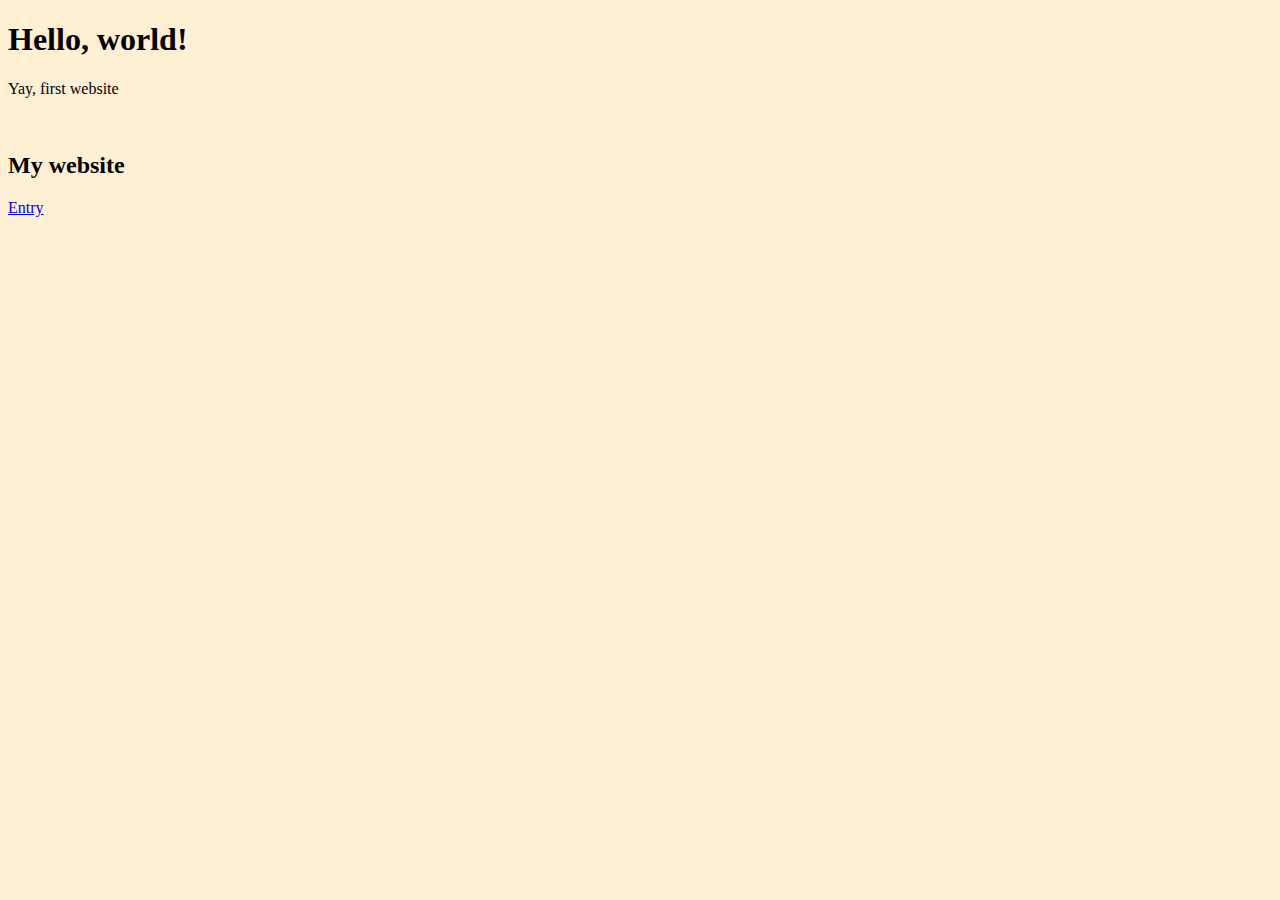
<file: index.html>
<!DOCTYPE html>
<head>
<title>September 3, 2024</title>
<style>
  body {
    background-color: papayawhip;
}
</style>
</head>
<body>
<h1>Hello, world!</h1>
<p>
Yay, first website
</p>
<br>
<h2>My website</h2>
<a href="https://chena905.github.io/c1i/entry2.html">Entry</a>
</body>
</html>
</file>
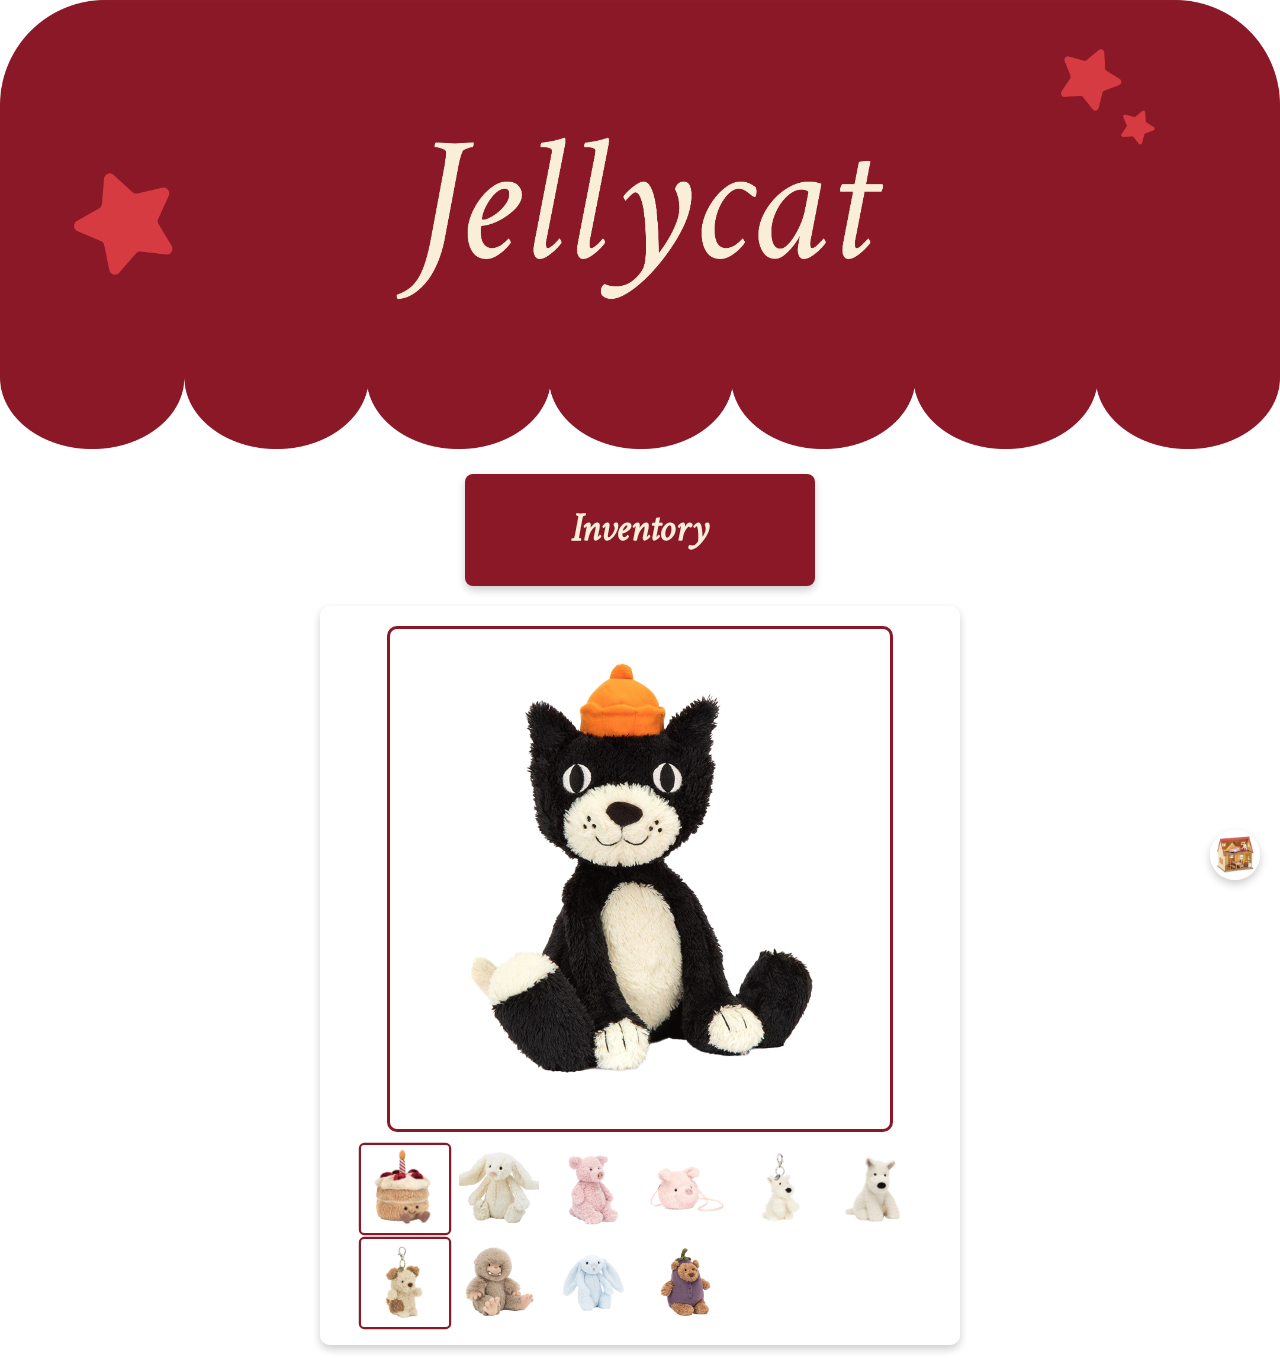
<file: entry10.html>
<!DOCTYPE html>
<html lang="en">
<head>
    <meta charset="UTF-8">
    <meta name="viewport" content="width=device-width, initial-scale=1.0">
    <title>Jellycat Inventory</title>
    <link rel="preconnect" href="https://fonts.googleapis.com">
    <link rel="preconnect" href="https://fonts.gstatic.com" crossorigin>
    <link href="https://fonts.googleapis.com/css2?family=Caveat:wght@400..700&display=swap" rel="stylesheet">
    <link href="https://fonts.googleapis.com/css2?family=Metal&display=swap" rel="stylesheet">
    <style>
        body {
            font-family: 'Caveat', cursive;
            margin: 0;
            color: #333; /* Optional: adjust text color for better readability */
            position: relative;
            overflow-x: hidden;
        }

        /* Add a pseudo-element to apply opacity to the background */
        body::before {
            content: '';
            position: fixed;
            top: 0;
            left: 0;
            width: 100%;
            height: 100%;
            background-image: url('https://wallpapersok.com/images/hd/coquette-red-heart-pattern-hymfqojjesaotsqu.jpg');
            background-size: cover;
            background-repeat: no-repeat;
            background-position: center;
            background-attachment: fixed;
            opacity: 0.5; /* Adjust opacity to make it more or less transparent */
            z-index: -1; /* Ensures it stays behind the content */
        }

        .inventory-title {
            font-family: "Metal", serif; /* Apply the font family */
            text-align: center;
            background-color: #8B1827;
            padding: 15px; /* Add padding to create space around the text */
            border-radius: 8px;
            margin: 20px auto;
            width: 25%; /* Adjusted width for better fitting */
            font-size: 40px;
            font-weight: 700;
            color: #F9EED8; /* Text color */
            box-shadow: 0 4px 8px rgba(0, 0, 0, 0.2);
        }

        .product-gallery {
            display: flex; 
            flex-direction: column; 
            align-items: center; 
            max-width: 600px; 
            margin: 20px auto; 
            background-color: rgba(255, 255, 255, 0.8); /* Semi-transparent background for the gallery */
            border-radius: 10px; 
            padding: 20px; 
            box-shadow: 0 4px 8px rgba(0, 0, 0, 0.2); /* Add shadow for depth */
        }

        .main-image {
            width: 500px; 
            height: 500px; 
            object-fit: cover; 
            border: 3px solid #8B1827; 
            border-radius: 10px; 
            margin-bottom: 15px;
        }

        .thumbnail-container {
            display: grid; /* Use grid for better layout control */
            grid-template-columns: repeat(6, 1fr); /* Limit to 6 columns */
            gap: 10px; /* Space between thumbnails */
            justify-content: center; /* Center thumbnails */
        }

        .thumbnail {
            width: 80px; 
            height: 80px; 
            object-fit: cover; 
            cursor: pointer; 
            border: 2px solid transparent; 
            border-radius: 5px; 
            transition: all 0.3s ease;
        }

        .thumbnail:hover, .thumbnail.active {
            border-color: #8B1827;
            transform: scale(1.1);
        }

        .home-button {
            position: fixed;
            bottom: 20px;
            right: 20px;
            background-color: rgba(255, 255, 255, 0.7);
            border-radius: 50%;
            width: 50px;
            height: 50px;
            display: flex;
            align-items: center;
            justify-content: center;
            box-shadow: 0 4px 8px rgba(0, 0, 0, 0.2);
            cursor: pointer;
        }

        .home-button img {
            width: 100%; /* Make the image fill the button */
            height: auto;
            border-radius: 50%; /* Make the image circular */
        }
    </style>
</head>
<body>
    <img src="images/jellycatheader.png" alt="calicoheader" style="width: 100%; height: auto;">
    <div class="inventory-title">Inventory</div>
    <div class="product-gallery">
        <img id="mainImage" class="main-image" src="images/jc.png" alt="Main Product Image">
        <div class="thumbnail-container">
            <img src="images/jc1.png" class="thumbnail active" onclick="changeImage(this)">
            <img src="images/jc2.png" class="thumbnail" onclick="changeImage(this)">
            <img src="images/jc3.png" class="thumbnail" onclick="changeImage(this)">
            <img src="images/jc4.png" class="thumbnail" onclick="changeImage(this)">
            <img src="images/jc5.png" class="thumbnail" onclick="changeImage(this)">
            <img src="images/jc6.png" class="thumbnail" onclick="changeImage(this)">
            <img src="images/jc7.png" class="thumbnail active" onclick="changeImage(this)">
            <img src="images/jc8.png" class="thumbnail" onclick="changeImage(this)">
            <img src="images/jc9.png" class="thumbnail" onclick="changeImage(this)">
            <img src="images/jc10.png" class="thumbnail" onclick="changeImage(this)">
            <!-- Additional thumbnails will go to the next row -->
        </div>
    </div>

    <!-- Home button with an image -->
    <div class="home-button" onclick="window.location.href='entry2.html'">
        <img src="images/house2.png" alt="Home">
    </div>

    <script>
        function changeImage(thumbnailElement) {
            document.querySelectorAll('.thumbnail').forEach(thumb => {
                thumb.classList.remove('active');
            });

            thumbnailElement.classList.add('active');

            const mainImage = document.getElementById('mainImage');
            mainImage.src = thumbnailElement.src;
        }
    </script>
</body>
</html>
</file>
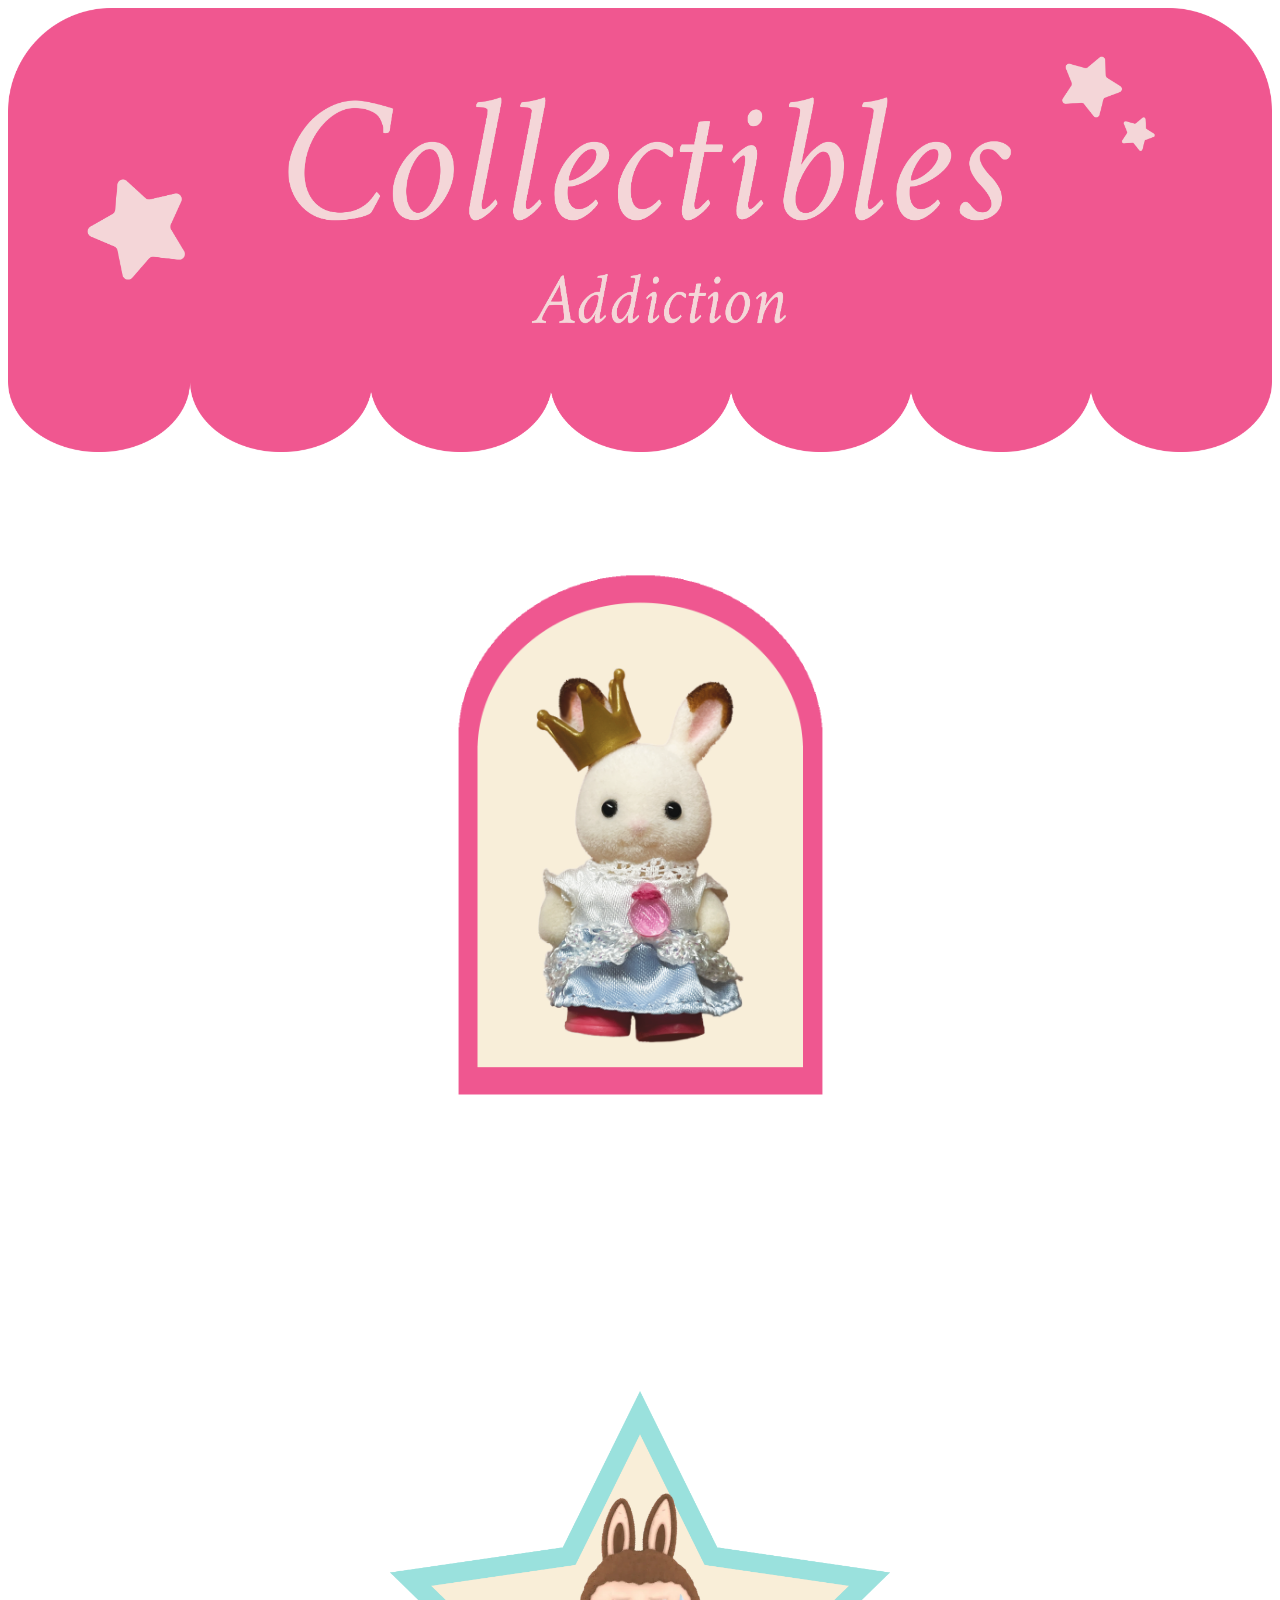
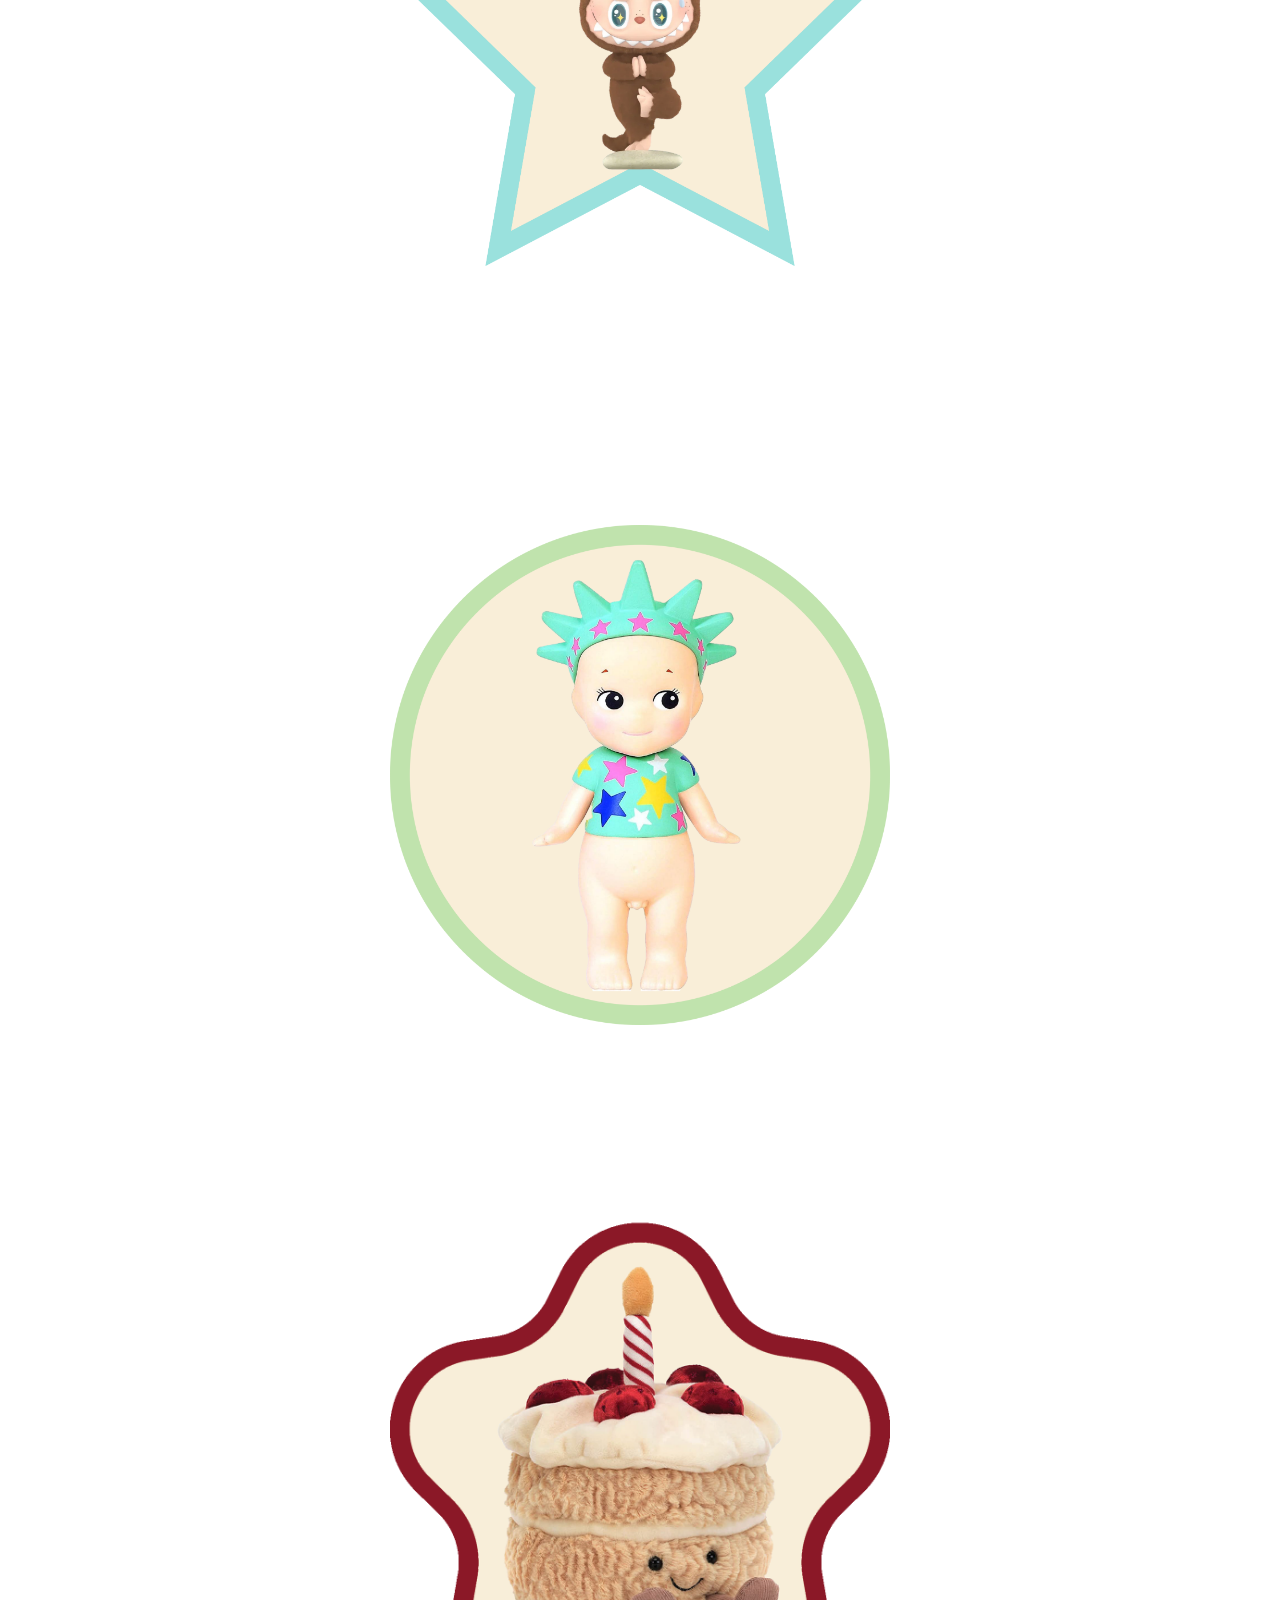
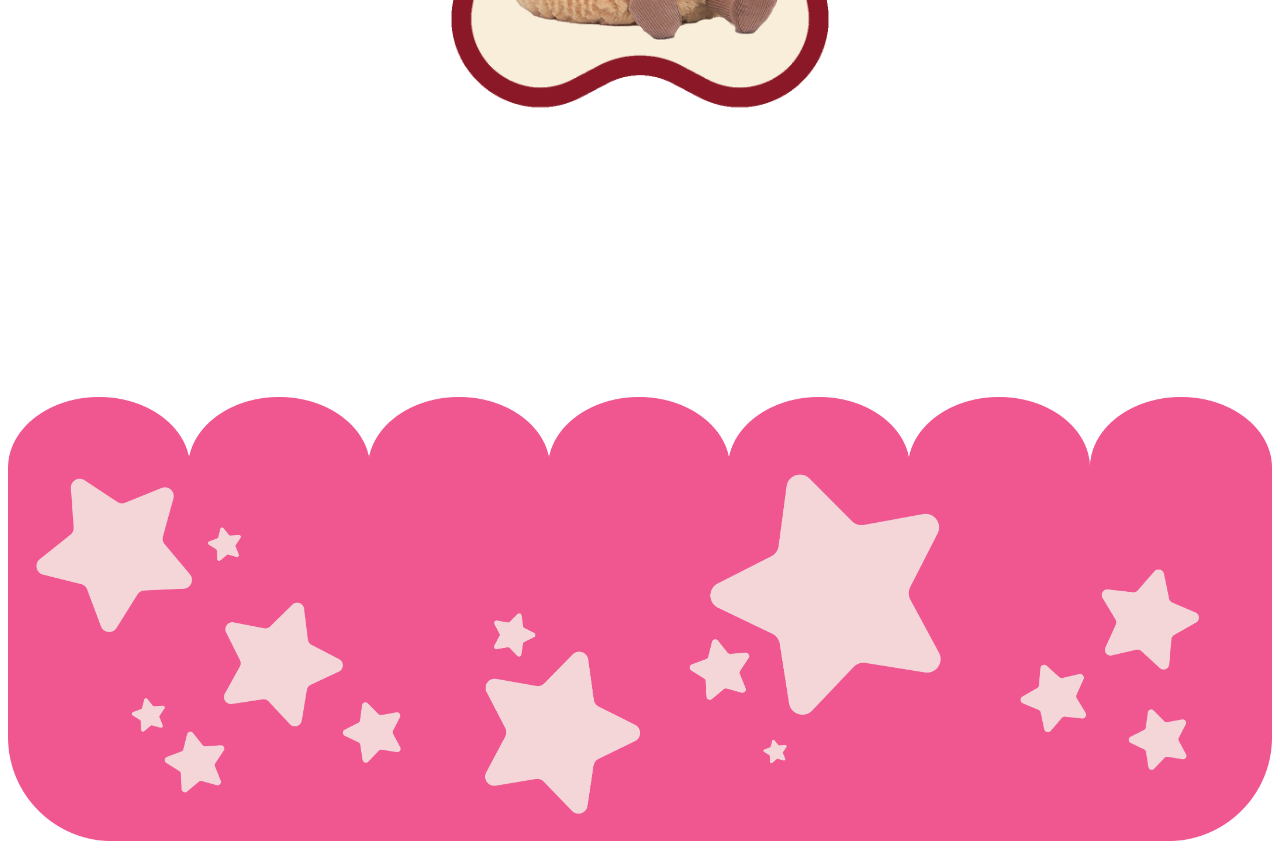
<file: entry2.html>
<!DOCTYPE html>
<html lang="en">
<head>
    <meta charset="UTF-8">
    <meta name="viewport" content="width=device-width, initial-scale=1.0">
    <title>Homepage</title>
    <link rel="preconnect" href="https://fonts.googleapis.com">
    <link rel="preconnect" href="https://fonts.gstatic.com" crossorigin>
    <link href="https://fonts.googleapis.com/css2?family=Caveat:wght@400..700&display=swap" rel="stylesheet">
    <link rel="preconnect" href="https://fonts.googleapis.com">
    <link rel="preconnect" href="https://fonts.gstatic.com" crossorigin>
    <link href="https://fonts.googleapis.com/css2?family=Metal&display=swap" rel="stylesheet">
    <style>
        /* Magic wand cursor */
        body {
            cursor: url(https://www.nicepng.com/png/full/280-2801510_view-cursor-on-t-shirt-cursor.png), auto;
            background-image: url(https://i0.wp.com/guitarandlace.com/wp-content/uploads/2024/04/pink-gingham-wallpaper-scaled.jpeg?ssl=1);
            background-size: cover;
            background-repeat: no-repeat;
            background-position: center;
            overflow-x: hidden;
            position: static;
        }
        .tilt-effect {
            display: inline-block;
            transition: transform 0.3s ease-in-out;
        }
        .tilt-effect:hover {
            transform: rotate(5deg);
        }
        .text-content {
            font-size: 20px;
            text-align: center;
            max-width: 500px;
            margin: 20px auto 100px auto;
            color: #f35695;
            background-color: rgba(255, 255, 255, 0.7);
            padding: 10px;
            border-radius: 10px;
            opacity: 0; /* Start with opacity 0 */
            transition: opacity 1s; /* Fade in effect */
        }
        marquee {
            font-size: 30px;
            color: #ffffff;
            background-color: #f35695;
            padding: 30px;
            display: block;
            text-align: center;
            margin-bottom: 10px;
        }
        /* Snowflake animation */
        .snowflake {
            position: fixed;
            width: 10px;
            height: 10px;
            background-color: #ffffff;
            border-radius: 50%;
            opacity: 0.9;
            animation: fall linear infinite;
            z-index: 9999;
        }

        @keyframes fall {
            0% {
                top: -10px;
                transform: translateX(0);
            }
            100% {
                top: 100vh;
                transform: translateX(0);
            }
        }
    </style>
</head>
<body>
    <img src="./images/header.png" alt="header" class="header-image" style="width: 100%; height: auto;" />
    <br>
    <br>
    <br>

    <div style="text-align: center; margin-bottom: 100px;">
        <a href="entry3.html" class="tilt-effect">
            <img src="./images/bunny1.png" alt="Image 1" style="width: 500px; height: auto;">
        </a>
        <div class="text-content" id="text1">
            Collecting collectibles is like being a treasure hunter, except the treasure is usually just a plastic figure with a questionable smell and collects dust on your shelves. Whether it's a rare toy, or a funky looking doll, every item is a trophy in the battle of "How much did I spend on this?"
        </div>
    </div>

    <div style="text-align: center; margin-bottom: 100px;">
        <a href="entry4.html" class="tilt-effect">
            <img src="./images/labubu1.png" alt="Image 2" style="width: 500px; height: auto;">
        </a>
        <div class="text-content" id="text2">
            The real joy? The thrill of telling people you’ve got a collection that’s worth something, even if it’s just worth a nickel or two. Plus, nothing bonds people quite like discovering that you both have the same obsession with tiny, overpriced pieces of plastic.
        </div>
    </div>

    <div style="text-align: center; margin-bottom: 100px;">
        <a href="entry5.html" class="tilt-effect">
            <img src="./images/sonnyangel1.png" alt="Image 3" style="width: 500px; height: auto;">
        </a>
        <div class="text-content" id="text3">
            Collecting: for when you need an excuse to be surrounded by things you don’t really need but can’t resist.
        </div>
    </div>

    <div style="text-align: center; margin-bottom: 100px;">
        <a href="entry6.html" class="tilt-effect">
            <img src="./images/jellycat2.png" alt="Image 4" style="width: 500px; height: auto;">
        </a>
        <div class="text-content" id="text4">
            It’s a hobby where “limited edition” is the magic spell that makes your wallet spontaneously combust. You start with one innocent piece—maybe a coin or a trading card—and suddenly, you’re calculating how much kidney money you’d need to buy that ultra-rare, mint-condition action figure still in its box.
        </div>
    </div>
    <img src="./images/footer.png" alt="footer" class="footer-image" style="width: 100%; height: auto;" />
    <!-- JavaScript for dynamically creating snowflakes -->
    <script>
        document.addEventListener('DOMContentLoaded', () => {
            const numOfSnowflakes = 50; // Adjust number of snowflakes as needed
            for (let i = 0; i < numOfSnowflakes; i++) {
                const snowflake = document.createElement('div');
                snowflake.classList.add('snowflake');
                snowflake.style.left = `${Math.random() * window.innerWidth}px`;
                snowflake.style.animationDuration = `${3 + Math.random() * 4}s`;
                snowflake.style.animationDelay = `${Math.random() * 2}s`;
                document.body.appendChild(snowflake);
            }

            // Add fade-in effect on scroll
            const elements = document.querySelectorAll('.text-content');
            window.addEventListener('scroll', () => {
                const scrollPosition = window.scrollY + window.innerHeight;
                elements.forEach(element => {
                    const elementPosition = element.offsetTop + element.offsetHeight / 2;
                    if (scrollPosition > elementPosition) {
                        element.style.opacity = 1; // Fade in the element
                    }
                });
            });
        });
    </script>
</body>
</html>
</file>
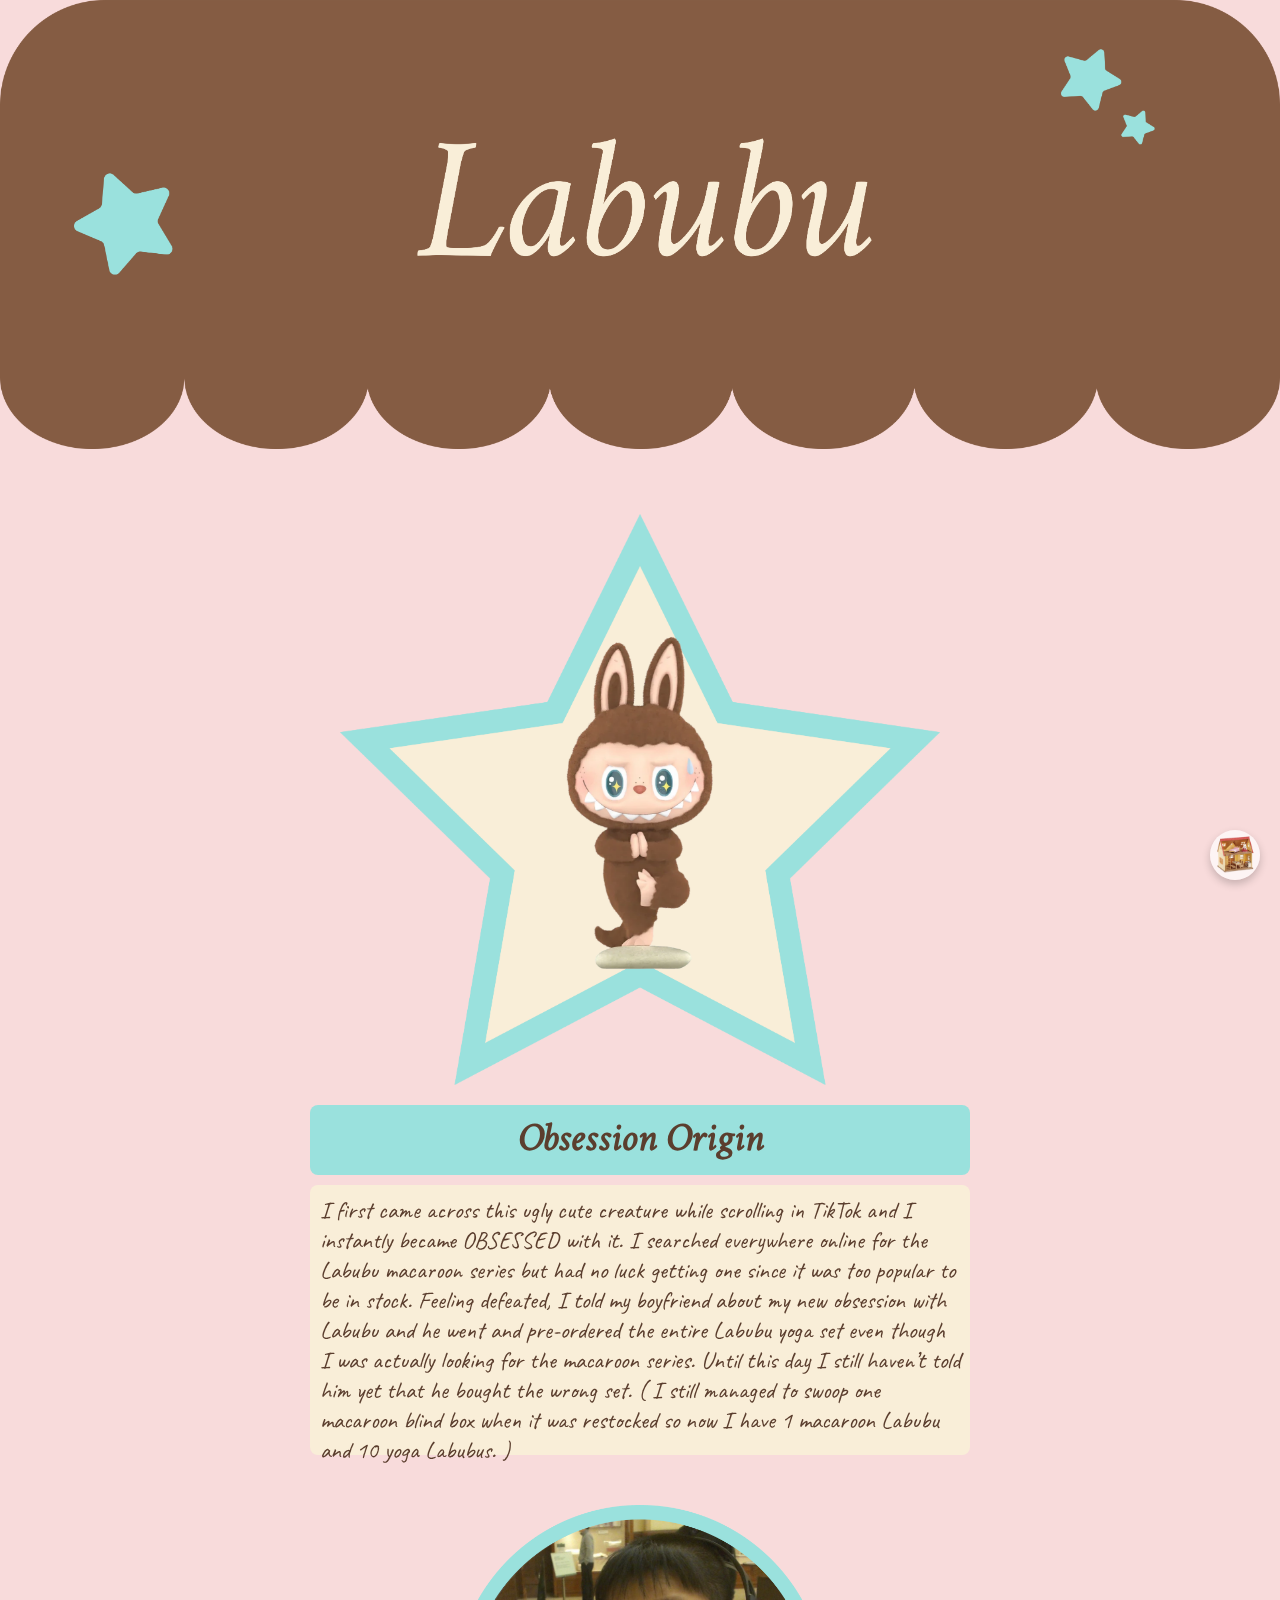
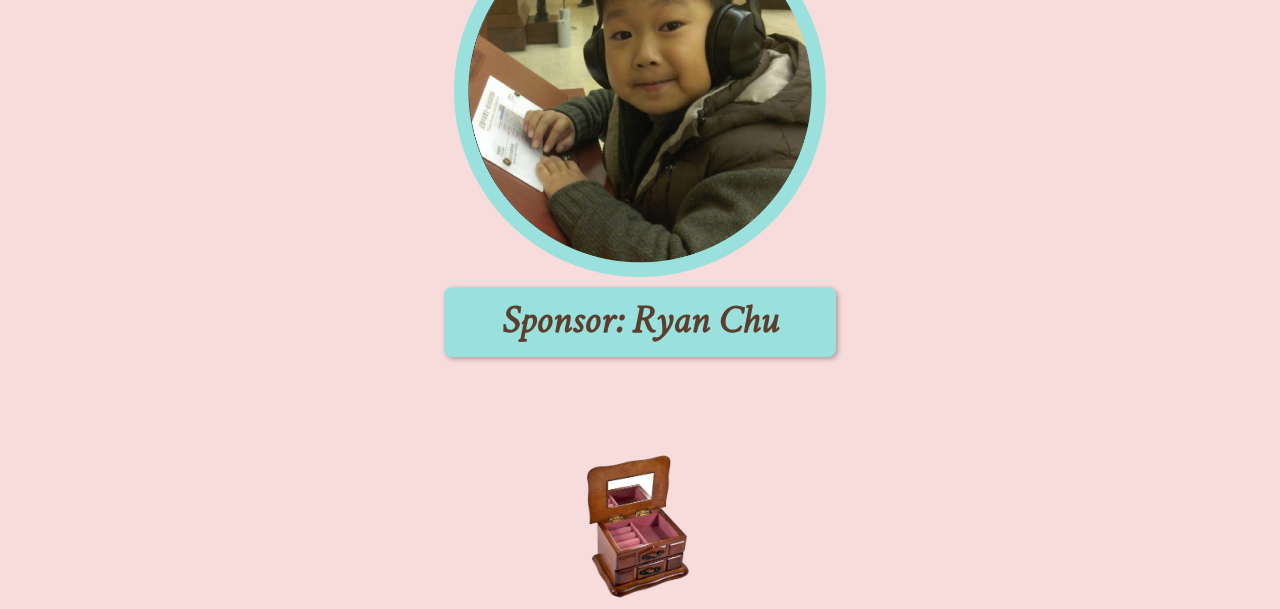
<file: entry4.html>
<!DOCTYPE html>
<html lang="en">
<head>
    <meta charset="UTF-8">
    <meta name="viewport" content="width=device-width, initial-scale=1.0">
    <title>Labubu Collection</title>
    <link rel="preconnect" href="https://fonts.googleapis.com">
    <link rel="preconnect" href="https://fonts.gstatic.com" crossorigin>
    <link href="https://fonts.googleapis.com/css2?family=Caveat:wght@400..700&display=swap" rel="stylesheet">
    <link rel="preconnect" href="https://fonts.googleapis.com">
    <link rel="preconnect" href="https://fonts.gstatic.com" crossorigin>
    <link href="https://fonts.googleapis.com/css2?family=Metal&display=swap" rel="stylesheet">
    <link rel="stylesheet" href="entry4.css" />
    <style>
        body {
            font-family: "Caveat", cursive;
            margin: 0; /* Remove default margin */
            overflow-x: hidden;
            position: relative;
            z-index: 1; /* Ensure content stays above background */
        }

        .background {
            position: fixed;
            top: 0;
            left: 0;
            width: 100%;
            height: 100%;
            background-image: url(https://m.media-amazon.com/images/I/9137mjhtmPL._AC_SL1500_.jpg);
            background-size: cover;
            background-repeat: no-repeat;
            background-position: center;
            opacity: 0.5; /* Adjust opacity here */
            z-index: -1; /* Keep it behind other content */
            pointer-events: none; /* Allow interactions with other elements */
        }

        .container {
            display: flex;
            justify-content: center;
            align-items: center;
            margin-top: 20px;
            perspective: 1000px; /* Adds depth for the 3D effect */
        }

        .labubu1 {
            width: 600px; /* Set the desired size */
            height: auto;
            transition: transform 0.5s ease; /* Smooth transition */
        }

        .labubu1:hover {
            transform: rotate(10deg) scale(1.05); /* Tilt and zoom effect */
        }

        .image-text-container {
            display: flex;
            flex-direction: column; /* Stack items vertically */
            align-items: center; /* Center the items */
            gap: 10px; /* Space between image and text */
            margin-top: 20px;
            padding: 20px;
        }

        .image-text-container img {
            max-width: 50%; /* Adjust width as needed */
            height: auto; /* Keeps the aspect ratio */
        }

        .textbox {
            color: #5B3E2E; /* Text color */
            background-color: #9AE1DD; /* Background color */
            border-radius: 8px;
            text-align: center; /* Center the text */
            font-family: "Metal", serif;
            font-weight: 700;
            padding: 10px;
            font-size: 40px; /* Adjust font size */
            box-shadow: 2px 2px 5px rgba(0, 0, 0, 0.3); /* Optional shadow */
        }
        .home-button {
            position: fixed;
            bottom: 20px;
            right: 20px;
            background-color: rgba(255, 255, 255, 0.7);
            border-radius: 50%;
            width: 50px;
            height: 50px;
            display: flex;
            align-items: center;
            justify-content: center;
            box-shadow: 0 4px 8px rgba(0, 0, 0, 0.2);
            cursor: pointer;
        }
        .home-button img {
            width: 100%; /* Make the image fill the button */
            height: auto;
            border-radius: 50%; /* Make the image circular */
        }
    </style>
</head>
<body>
    <!-- Background Image Container -->
    <div class="background"></div>

    <!-- Header Image -->
    <img src="images/labubuheader.png" alt="labubuheader" style="width: 100%; height: auto;">
    <br>
    <br>
    <br>
    <div class="container">
        <img src="./images/labubu1.png" alt="Image 1" class="labubu1">
    </div>
    <div class="text-boxes">
        <div class="short-box">Obsession Origin</div>
        <div class="tall-box">I first came across this ugly cute creature while scrolling in TikTok and I instantly became OBSESSED with it. I searched everywhere online for the Labubu macaroon series but had no luck getting one since it was too popular to be in stock. Feeling defeated, I told my boyfriend about my new obsession with Labubu and he went and pre-ordered the entire Labubu yoga set even though I was actually looking for the macaroon series. Until this day I still haven’t told him yet that he bought the wrong set. ( I still managed to swoop one macaroon blind box when it was restocked so now I have 1 macaroon Labubu and 10 yoga Labubus. )
</div>

    <!-- Flexbox container for the image and text stacked vertically -->
    <div class="image-text-container">
        <img src="./images/ryan1.png" alt="grandpaimg">
        <div class="textbox">
            Sponsor: Ryan Chu
        </div>
    </div>
    <div style="text-align: center; margin: 50px 0 20px;"></div>
        <a href="entry8.html" target="_blank">
        <img src="images/jewerybox1.png" alt="Small Image" style="max-width: 150px; height: auto; border-radius: 8px; display: block; margin: 0 auto;">
    </a>
    </div>
     <!-- Home button with an image -->
     <div class="home-button" onclick="window.location.href='entry2.html'">
        <img src="images/house2.png" alt="Home">
    </div>

</body>
</html>
</file>
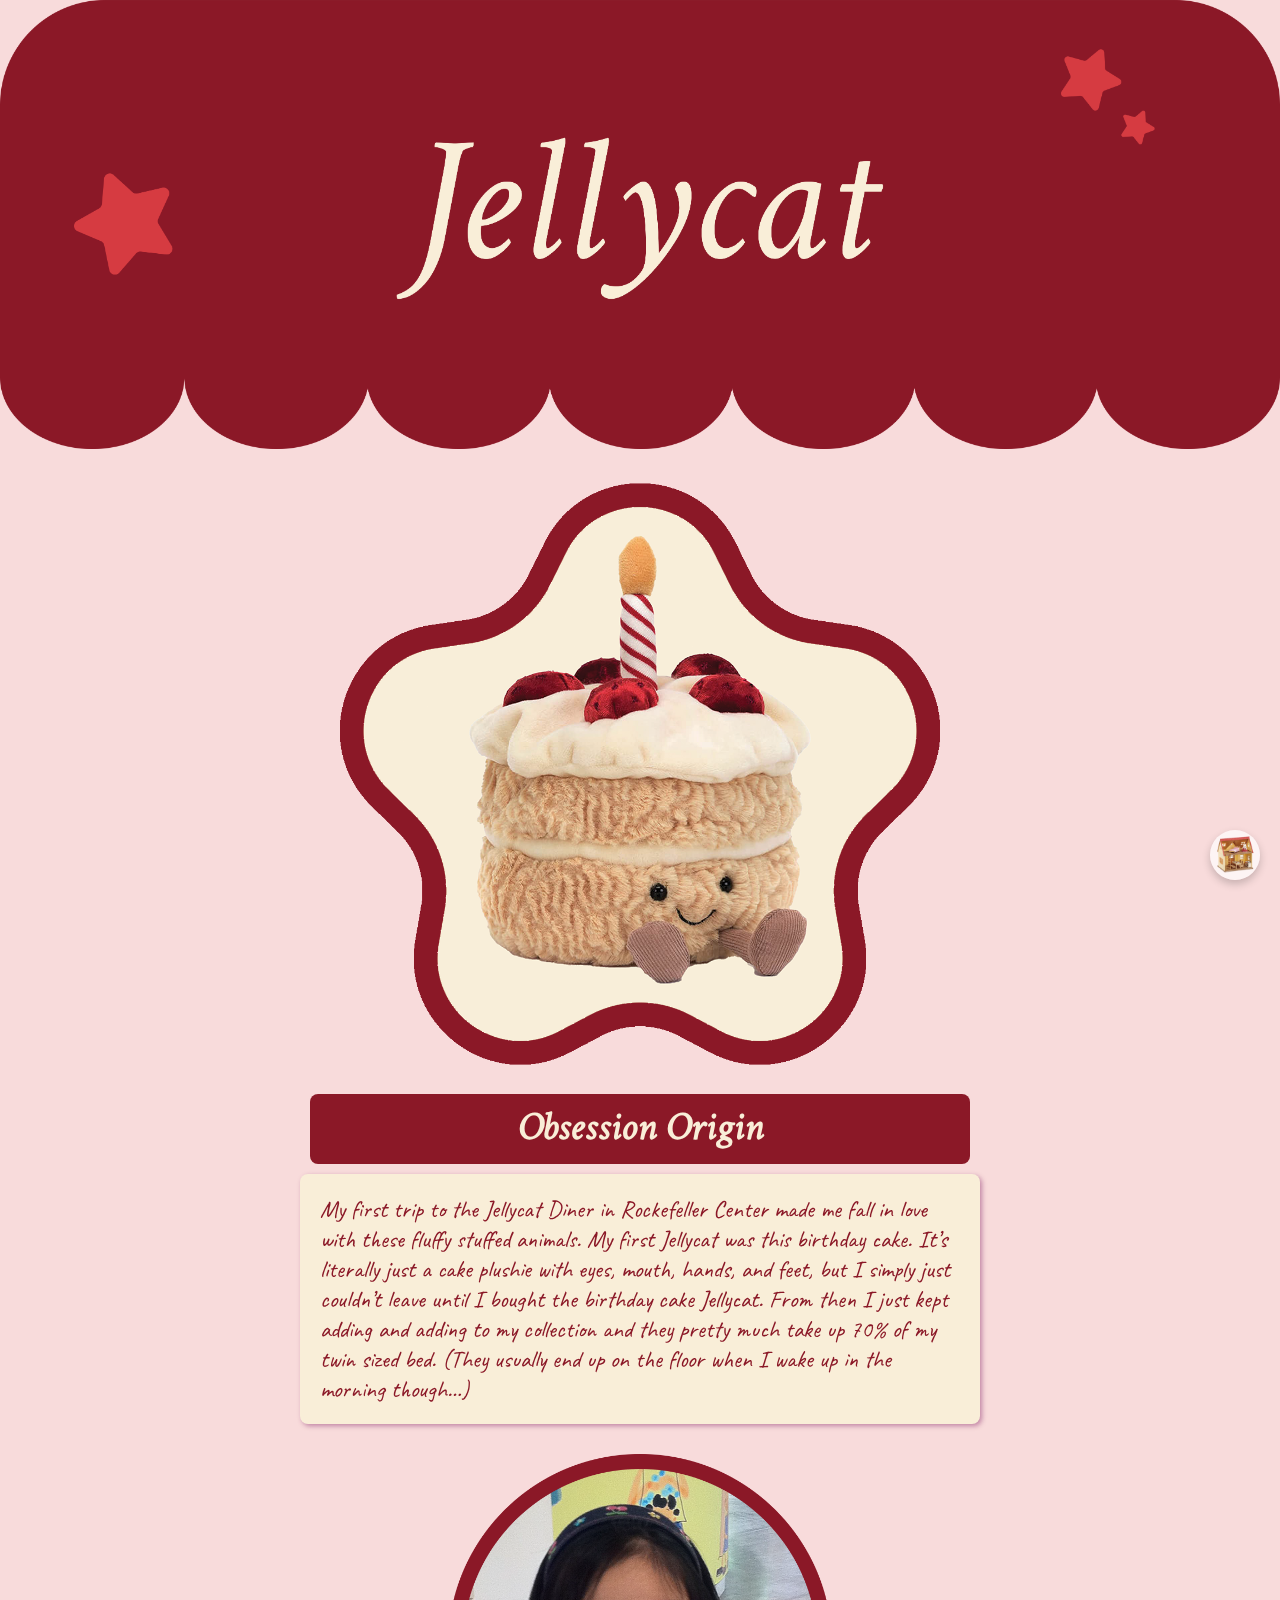
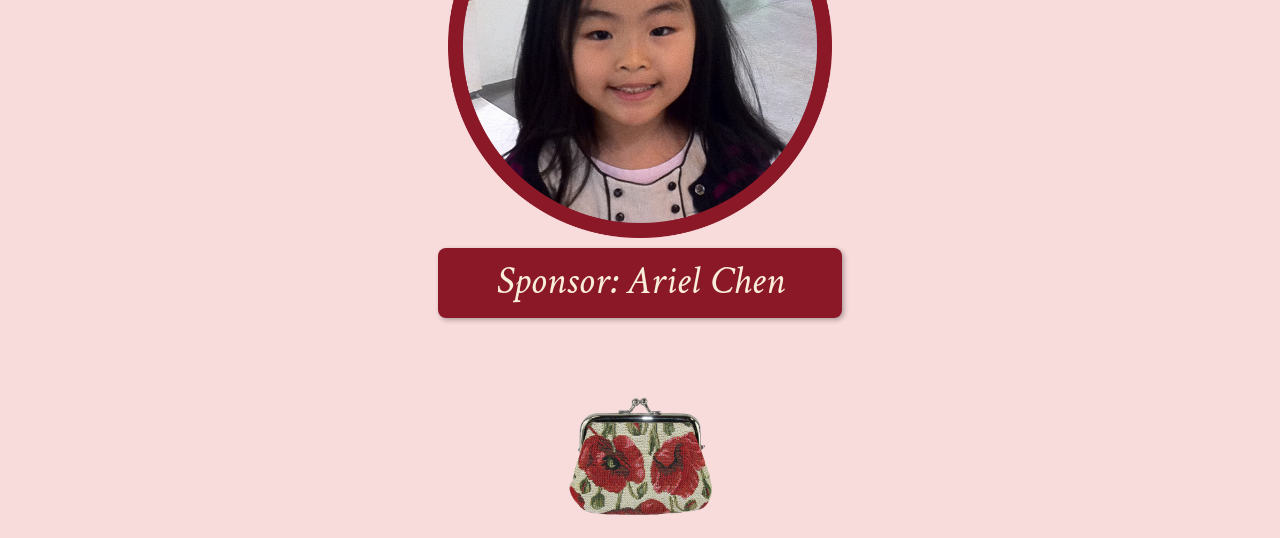
<file: entry6.html>
<!DOCTYPE html>
<html lang="en">
<head>
    <meta charset="UTF-8">
    <meta name="viewport" content="width=device-width, initial-scale=1.0">
    <title>Jellycat Collection</title>
    <!-- Font Links -->
    <link rel="preconnect" href="https://fonts.googleapis.com">
    <link rel="preconnect" href="https://fonts.gstatic.com" crossorigin>
    <link href="https://fonts.googleapis.com/css2?family=Caveat:wght@400..700&family=Metal&display=swap" rel="stylesheet">
    <!-- External CSS -->
    <link rel="stylesheet" href="entry6.css">
    <!-- Internal CSS -->
    <style>
        body {
            font-family: "Caveat", cursive;
            margin: 0; /* Remove default margin */
            overflow-x: hidden;
            position: relative;
            z-index: 1; /* Keep content above background */
        }

        .background {
            position: fixed;
            top: 0;
            left: 0;
            width: 100%;
            height: 100%;
            background-image: url(https://wallpapersok.com/images/hd/coquette-red-heart-pattern-hymfqojjesaotsqu.jpg);
            background-size: cover;
            background-repeat: no-repeat;
            background-position: center;
            opacity: 0.5; /* Adjust opacity as needed */
            z-index: -1; /* Ensures it stays behind other content */
            pointer-events: none; /* Allows interactions with elements above */
        }

        .container {
            display: flex;
            justify-content: center;
            align-items: center;
            margin-top: 20px;
        }

        .sonnyangel1 {
            width: 600px;
            height: auto;
            transition: transform 0.5s ease;
        }

        .sonnyangel1:hover {
            transform: rotate(10deg) scale(1.05);
        }

        .text-boxes {
            display: flex;
            flex-direction: column;
            align-items: center;
            margin-top: 20px;
        }

        .short-box {
            width: 50%;
            background-color: #8B1827;
            color: #F9EED8;
            border-radius: 8px;
            text-align: center;
            font-family: "Metal", serif;
            font-weight: 700;
            margin-bottom: 10px;
            padding: 10px;
            height: 50px;
            font-size: 40px;
            display: flex;
            justify-content: center;
            align-items: center;
        }

        .tall-box {
            width: 50%;
            color: #8B1827;
            background-color: #F9EED8;
            border-radius: 8px;
            text-align: left;
            font-family: "Caveat", cursive;
            font-weight: 400;
            margin-bottom: 10px;
            padding: 20px;
            font-size: 24px;
            box-shadow: 2px 2px 5px rgba(111, 0, 83, 0.4);
        }

        .image-text-container {
            display: flex;
            flex-direction: column;
            align-items: center;
            gap: 10px;
            margin-top: 20px;
        }

        .image-text-container img {
            max-width: 30%;
            height: auto;
            transition: transform 0.5s ease;
        }

        .image-text-container img:hover {
            transform: rotate(360deg);
        }

        .textbox {
            color: #F9EED8;
            background-color: #8B1827;
            border-radius: 8px;
            text-align: center;
            font-family: "Metal", serif;
            font-weight: 400;
            padding: 10px;
            font-size: 40px;
            box-shadow: 2px 2px 5px rgba(0, 0, 0, 0.3);
            width: 30%;
            height: 50px;
            display: flex;
            justify-content: center;
            align-items: center;
        }
        .home-button {
            position: fixed;
            bottom: 20px;
            right: 20px;
            background-color: rgba(255, 255, 255, 0.7);
            border-radius: 50%;
            width: 50px;
            height: 50px;
            display: flex;
            align-items: center;
            justify-content: center;
            box-shadow: 0 4px 8px rgba(0, 0, 0, 0.2);
            cursor: pointer;
        }
        .home-button img {
            width: 100%; /* Make the image fill the button */
            height: auto;
            border-radius: 50%; /* Make the image circular */
        }
    </style>
</head>
<body>
    <!-- Background Image Container -->
    <div class="background"></div>

    <!-- Header Image -->
    <img src="images/jellycatheader.png" alt="Jellycat Header" class="calicoheader-image">
  
    <!-- Centered Image with Effects -->
    <div class="container">
        <img src="./images/jellycat2.png" alt="Sonny Angel" class="sonnyangel1">
    </div>

    <!-- Text Boxes -->
    <div class="text-boxes">
        <div class="short-box">Obsession Origin</div>
        <div class="tall-box">
            My first trip to the Jellycat Diner in Rockefeller Center made me fall in love with these fluffy stuffed animals. My first Jellycat was this birthday cake. It’s literally just a cake plushie with eyes, mouth, hands, and feet, but I simply just couldn’t leave until I bought the birthday cake Jellycat. From then I just kept adding and adding to my collection and they pretty much take up 70% of my twin sized bed. (They usually end up on the floor when I wake up in the morning though…)
    </div>

    <!-- Image with Rotating Effect and Caption -->
    <div class="image-text-container">
        <img src="./images/arielchen1.png" alt="Grandpa Image">
        <div class="textbox">Sponsor: Ariel Chen </div>
    </div>
    <div style="text-align: center; margin: 50px 0 20px;"></div>
        <a href="entry10.html" target="_blank">
        <img src="images/purse1.png" alt="Small Image" style="max-width: 150px; height: auto; border-radius: 8px; display: block; margin: 0 auto;">
    </a>
    </div>
     <!-- Home button with an image -->
     <div class="home-button" onclick="window.location.href='entry2.html'">
        <img src="images/house2.png" alt="Home">
    </div>

</body>
</html>
</file>
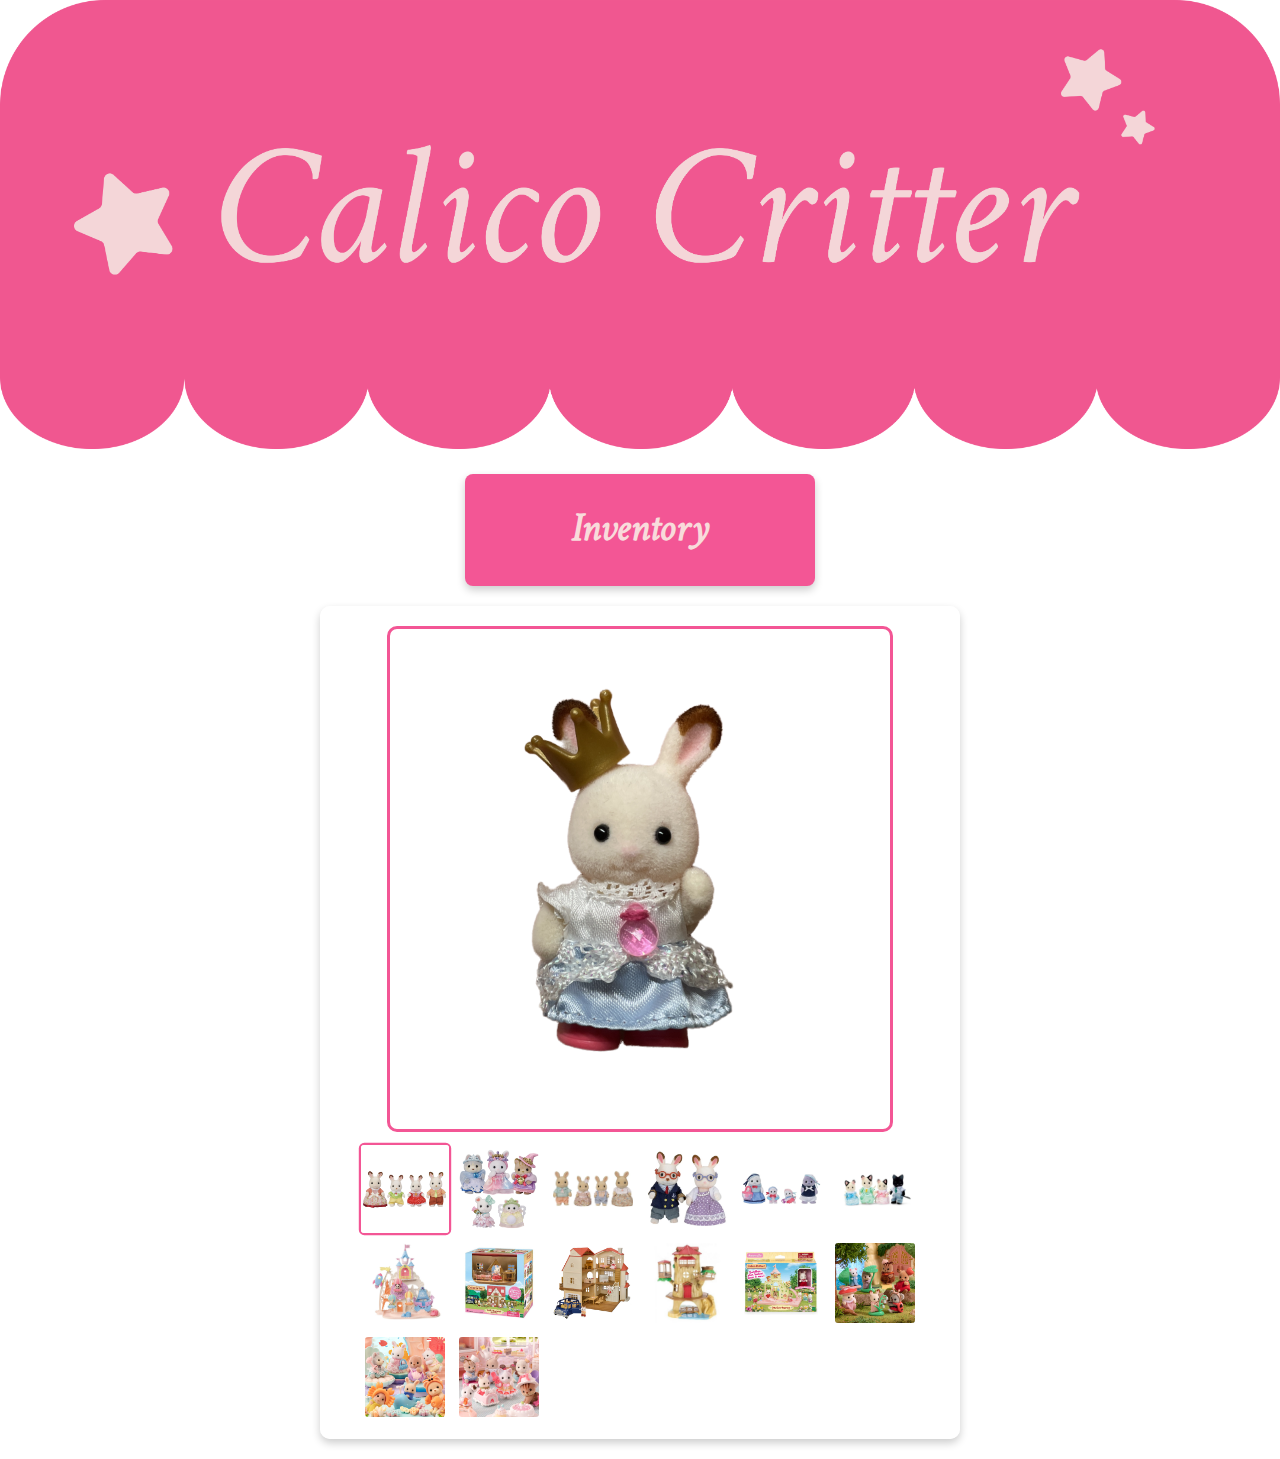
<file: entry7.html>
<!DOCTYPE html>
<html lang="en">
<head>
    <meta charset="UTF-8">
    <meta name="viewport" content="width=device-width, initial-scale=1.0">
    <title>Calico Critter Inventory</title>
    <link rel="preconnect" href="https://fonts.googleapis.com">
    <link rel="preconnect" href="https://fonts.gstatic.com" crossorigin>
    <link href="https://fonts.googleapis.com/css2?family=Caveat:wght@400..700&display=swap" rel="stylesheet">
    <link href="https://fonts.googleapis.com/css2?family=Metal&display=swap" rel="stylesheet">
    <style>
        body {
            font-family: 'Caveat', cursive;
            margin: 0;
            background-image: url('https://i.pinimg.com/736x/e4/83/3f/e4833f52b1cf676852363793ca76813b.jpg'); /* Background image */
            background-size: cover;
            background-repeat: no-repeat;
            background-position: center;
            background-attachment: fixed;
            color: #333; /* Optional: adjust text color for better readability */
        }
        .inventory-title {
            font-family: "Metal", serif; /* Apply the font family */
            text-align: center;
            background-color: #f35695; 
            padding: 15px; /* Add padding to create space around the text */
            border-radius: 8px;
            margin: 20px auto;
            width: 25%; /* Adjusted width for better fitting */
            font-size: 40px;
            font-weight: 700;
            color: #f8dbdb; /* Text color */
            box-shadow: 0 4px 8px rgba(0, 0, 0, 0.2);
        }
        .product-gallery {
            display: flex; 
            flex-direction: column; 
            align-items: center; 
            max-width: 600px; 
            margin: 20px auto; 
            background-color: rgba(255, 255, 255, 0.8); /* Semi-transparent background for the gallery */
            border-radius: 10px; 
            padding: 20px; 
            box-shadow: 0 4px 8px rgba(0, 0, 0, 0.2); /* Add shadow for depth */
        }
        .main-image {
            width: 500px; 
            height: 500px; 
            object-fit: cover; 
            border: 3px solid #f35695; 
            border-radius: 10px; 
            margin-bottom: 15px;
        }
        .thumbnail-container {
            display: grid; /* Use grid for better layout control */
            grid-template-columns: repeat(6, 1fr); /* Limit to 6 columns */
            gap: 10px; /* Space between thumbnails */
            justify-content: center; /* Center thumbnails */
        }
        .thumbnail {
            width: 80px; 
            height: 80px; 
            object-fit: cover; 
            cursor: pointer; 
            border: 2px solid transparent; 
            border-radius: 5px; 
            transition: all 0.3s ease;
        }
        .thumbnail:hover, .thumbnail.active {
            border-color: #f35695;
            transform: scale(1.1);
        }
    </style>
</head>
<body>
    <img src="images/calicocritterheader.png" alt="calicoheader" style="width: 100%; height: auto;">
    <div class="inventory-title" >Inventory</div>
    <div class="product-gallery">
        <img id="mainImage" class="main-image" src="images/traced-IMG_9666.png" alt="Main Product Image">
        <div class="thumbnail-container">
            <img src="images/cc1.jpg" class="thumbnail active" onclick="changeImage(this)">
            <img src="images/cc2.webp" class="thumbnail" onclick="changeImage(this)">
            <img src="images/cc3.webp" class="thumbnail" onclick="changeImage(this)">
            <img src="images/cc4.avif" class="thumbnail" onclick="changeImage(this)">
            <img src="images/cc5.webp" class="thumbnail" onclick="changeImage(this)">
            <img src="images/cc6.webp" class="thumbnail" onclick="changeImage(this)">
            <!-- Additional thumbnails will go to the next row -->
            <img src="images/cc7.webp" class="thumbnail" onclick="changeImage(this)">
            <img src="images/cc8.webp" class="thumbnail" onclick="changeImage(this)">
            <img src="images/cc9.webp" class="thumbnail" onclick="changeImage(this)">
            <img src="images/cc10.avif" class="thumbnail" onclick="changeImage(this)">
            <img src="images/cc11.webp" class="thumbnail" onclick="changeImage(this)">
            <img src="images/cc12.jpg" class="thumbnail" onclick="changeImage(this)">
            <img src="images/cc13.jpg" class="thumbnail" onclick="changeImage(this)">
            <img src="images/cc14.webp" class="thumbnail" onclick="changeImage(this)">
        </div>
    </div>

    <script>
        function changeImage(thumbnailElement) {
            document.querySelectorAll('.thumbnail').forEach(thumb => {
                thumb.classList.remove('active');
            });

            thumbnailElement.classList.add('active');

            const mainImage = document.getElementById('mainImage');
            mainImage.src = thumbnailElement.src;
        }
    </script>
</body>
</html>
</file>
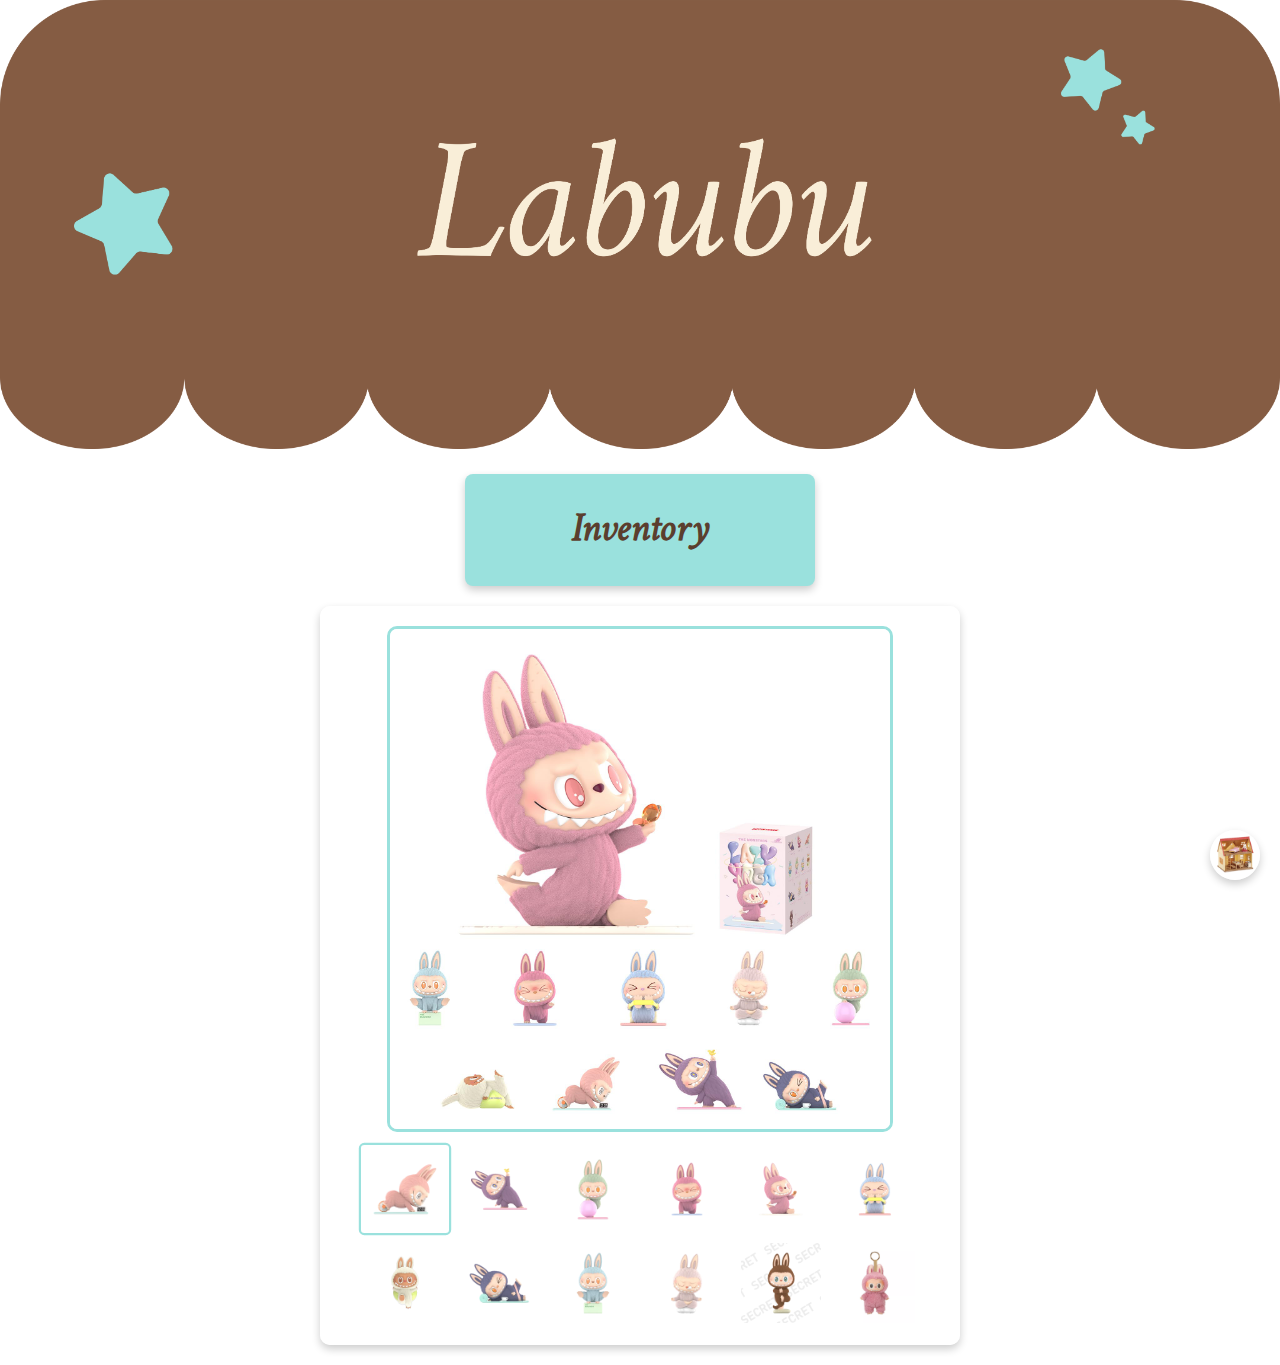
<file: entry8.html>
<!DOCTYPE html>
<html lang="en">
<head>
    <meta charset="UTF-8">
    <meta name="viewport" content="width=device-width, initial-scale=1.0">
    <title>Labubu Inventory</title>
    <link rel="preconnect" href="https://fonts.googleapis.com">
    <link rel="preconnect" href="https://fonts.gstatic.com" crossorigin>
    <link href="https://fonts.googleapis.com/css2?family=Caveat:wght@400..700&display=swap" rel="stylesheet">
    <link href="https://fonts.googleapis.com/css2?family=Metal&display=swap" rel="stylesheet">
    <style>
        body {
            font-family: 'Caveat', cursive;
            margin: 0;
            background-image: url('https://m.media-amazon.com/images/I/9137mjhtmPL._AC_SL1500_.jpg'); /* Background image */
            background-size: cover;
            background-repeat: no-repeat;
            background-position: center;
            background-attachment: fixed;
            color: #333; /* Optional: adjust text color for better readability */
            position: relative;
        }
        .inventory-title {
            font-family: "Metal", serif; /* Apply the font family */
            text-align: center;
            background-color: #9AE1DD; 
            padding: 15px; /* Add padding to create space around the text */
            border-radius: 8px;
            margin: 20px auto;
            width: 25%; /* Adjusted width for better fitting */
            font-size: 40px;
            font-weight: 700;
            color: #5B3E2E; /* Text color */
            box-shadow: 0 4px 8px rgba(0, 0, 0, 0.2);
        }
        .product-gallery {
            display: flex; 
            flex-direction: column; 
            align-items: center; 
            max-width: 600px; 
            margin: 20px auto; 
            background-color: rgba(255, 255, 255, 0.8); /* Semi-transparent background for the gallery */
            border-radius: 10px; 
            padding: 20px; 
            box-shadow: 0 4px 8px rgba(0, 0, 0, 0.2); /* Add shadow for depth */
        }
        .main-image {
            width: 500px; 
            height: 500px; 
            object-fit: cover; 
            border: 3px solid #9AE1DD; 
            border-radius: 10px; 
            margin-bottom: 15px;
        }
        .thumbnail-container {
            display: grid; /* Use grid for better layout control */
            grid-template-columns: repeat(6, 1fr); /* Limit to 6 columns */
            gap: 10px; /* Space between thumbnails */
            justify-content: center; /* Center thumbnails */
        }
        .thumbnail {
            width: 80px; 
            height: 80px; 
            object-fit: cover; 
            cursor: pointer; 
            border: 2px solid transparent; 
            border-radius: 5px; 
            transition: all 0.3s ease;
        }
        .thumbnail:hover, .thumbnail.active {
            border-color: #9AE1DD;
            transform: scale(1.1);
        }
        .home-button {
            position: fixed;
            bottom: 20px;
            right: 20px;
            background-color: rgba(255, 255, 255, 0.7);
            border-radius: 50%;
            width: 50px;
            height: 50px;
            display: flex;
            align-items: center;
            justify-content: center;
            box-shadow: 0 4px 8px rgba(0, 0, 0, 0.2);
            cursor: pointer;
        }
        .home-button img {
            width: 100%; /* Make the image fill the button */
            height: auto;
            border-radius: 50%; /* Make the image circular */
        }
    </style>
</head>
<body>
    <img src="images/labubuheader.png" alt="calicoheader" style="width: 100%; height: auto;">
    <div class="inventory-title">Inventory</div>
    <div class="product-gallery">
        <img id="mainImage" class="main-image" src="images/lbb1.jpg" alt="Main Product Image">
        <div class="thumbnail-container">
            <img src="images/lbb2.webp" class="thumbnail active" onclick="changeImage(this)">
            <img src="images/lbb3.webp" class="thumbnail" onclick="changeImage(this)">
            <img src="images/lbb4.webp" class="thumbnail" onclick="changeImage(this)">
            <img src="images/lbb5.webp" class="thumbnail" onclick="changeImage(this)">
            <img src="images/lbb6.webp" class="thumbnail" onclick="changeImage(this)">
            <img src="images/lbb7.webp" class="thumbnail" onclick="changeImage(this)">
            <!-- Additional thumbnails will go to the next row -->
            <img src="images/lbb8.webp" class="thumbnail" onclick="changeImage(this)">
            <img src="images/lbb9.webp" class="thumbnail" onclick="changeImage(this)">
            <img src="images/lbb10.webp" class="thumbnail" onclick="changeImage(this)">
            <img src="images/lbb11.webp" class="thumbnail" onclick="changeImage(this)">
            <img src="images/lbb12.webp" class="thumbnail" onclick="changeImage(this)">
            <img src="images/lbb13.webp" class="thumbnail" onclick="changeImage(this)">
        </div>
    </div>

    <!-- Home button with an image -->
    <div class="home-button" onclick="window.location.href='entry2.html'">
        <img src="images/house2.png" alt="Home">
    </div>

    <script>
        function changeImage(thumbnailElement) {
            document.querySelectorAll('.thumbnail').forEach(thumb => {
                thumb.classList.remove('active');
            });

            thumbnailElement.classList.add('active');

            const mainImage = document.getElementById('mainImage');
            mainImage.src = thumbnailElement.src;
        }
    </script>
</body>
</html>
</file>
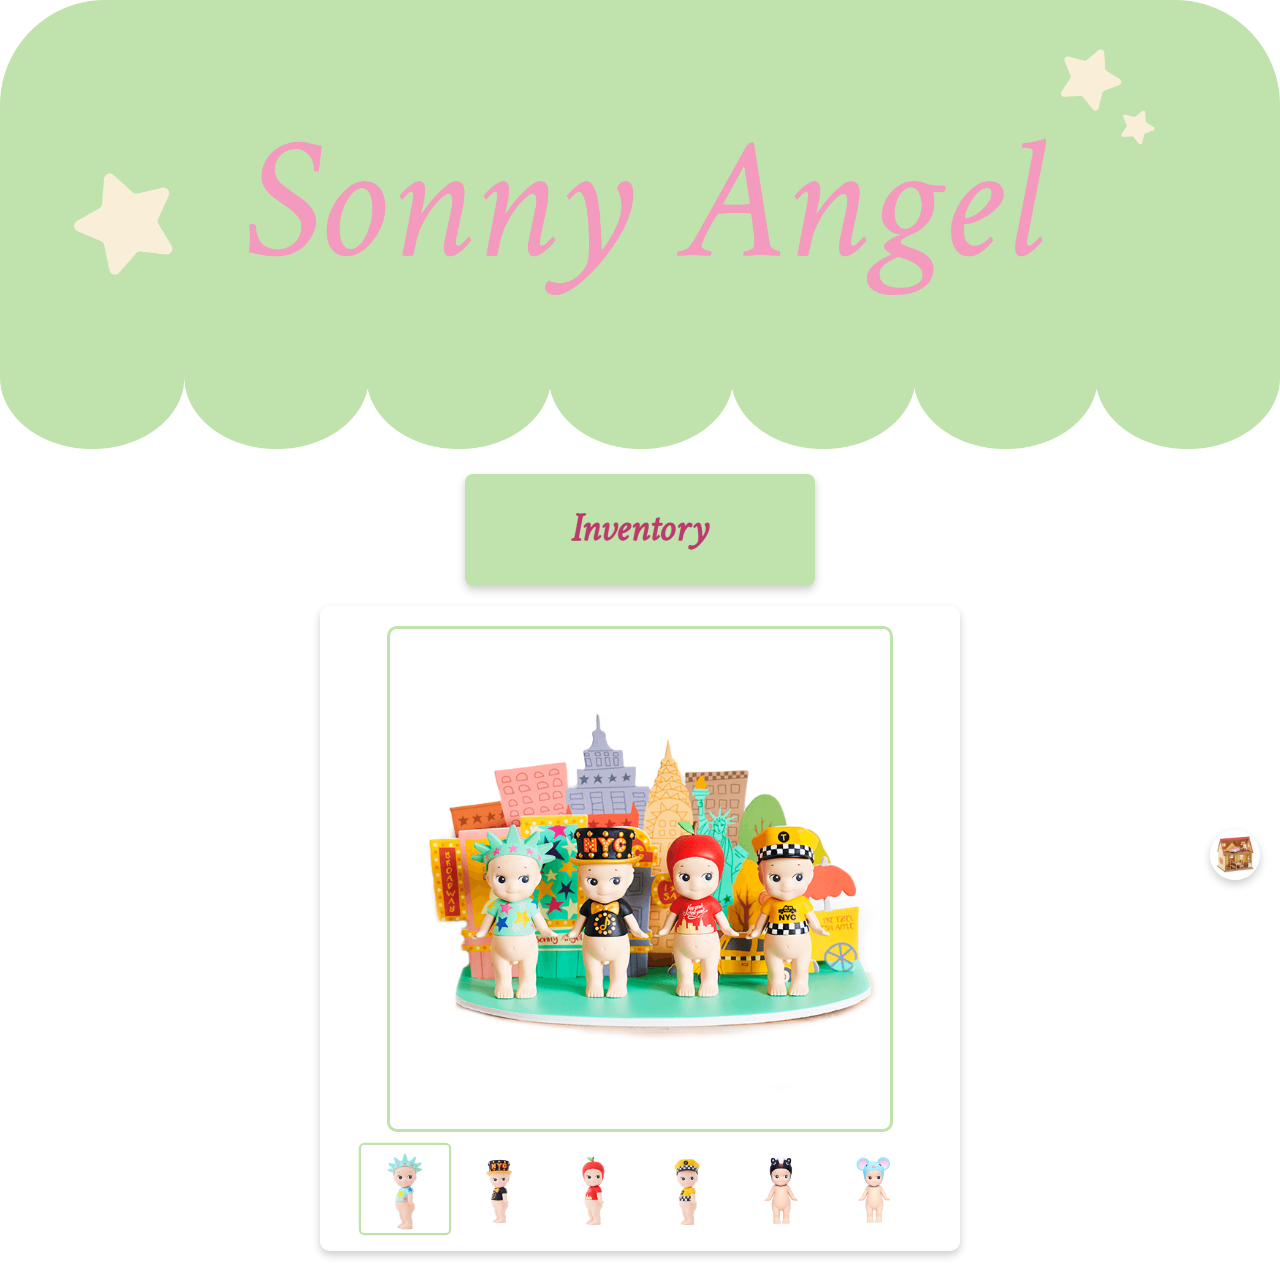
<file: entry9.html>
<!DOCTYPE html>
<html lang="en">
<head>
    <meta charset="UTF-8">
    <meta name="viewport" content="width=device-width, initial-scale=1.0">
    <title>Sonny Angel Inventory</title>
    <link rel="preconnect" href="https://fonts.googleapis.com">
    <link rel="preconnect" href="https://fonts.gstatic.com" crossorigin>
    <link href="https://fonts.googleapis.com/css2?family=Caveat:wght@400..700&display=swap" rel="stylesheet">
    <link href="https://fonts.googleapis.com/css2?family=Metal&display=swap" rel="stylesheet">
    <style>
        body {
            font-family: 'Caveat', cursive;
            margin: 0;
            background-image: url('https://i.pinimg.com/736x/dc/fa/ab/dcfaabb0314da3e84c26194c0cca3820.jpg'); /* Background image */
            background-size: cover;
            background-repeat: no-repeat;
            background-position: center;
            background-attachment: fixed;
            color: #333; /* Optional: adjust text color for better readability */
            position: relative;
        }
        .inventory-title {
            font-family: "Metal", serif; /* Apply the font family */
            text-align: center;
            background-color: #C0E3AD; 
            padding: 15px; /* Add padding to create space around the text */
            border-radius: 8px;
            margin: 20px auto;
            width: 25%; /* Adjusted width for better fitting */
            font-size: 40px;
            font-weight: 700;
            color: #BC3B6F; /* Text color */
            box-shadow: 0 4px 8px rgba(0, 0, 0, 0.2);
        }
        .product-gallery {
            display: flex; 
            flex-direction: column; 
            align-items: center; 
            max-width: 600px; 
            margin: 20px auto; 
            background-color: rgba(255, 255, 255, 0.8); /* Semi-transparent background for the gallery */
            border-radius: 10px; 
            padding: 20px; 
            box-shadow: 0 4px 8px rgba(0, 0, 0, 0.2); /* Add shadow for depth */
        }
        .main-image {
            width: 500px; 
            height: 500px; 
            object-fit: cover; 
            border: 3px solid #C0E3AD; 
            border-radius: 10px; 
            margin-bottom: 15px;
        }
        .thumbnail-container {
            display: grid; /* Use grid for better layout control */
            grid-template-columns: repeat(6, 1fr); /* Limit to 6 columns */
            gap: 10px; /* Space between thumbnails */
            justify-content: center; /* Center thumbnails */
        }
        .thumbnail {
            width: 80px; 
            height: 80px; 
            object-fit: cover; 
            cursor: pointer; 
            border: 2px solid transparent; 
            border-radius: 5px; 
            transition: all 0.3s ease;
        }
        .thumbnail:hover, .thumbnail.active {
            border-color: #C0E3AD;
            transform: scale(1.1);
        }
        .home-button {
            position: fixed;
            bottom: 20px;
            right: 20px;
            background-color: rgba(255, 255, 255, 0.7);
            border-radius: 50%;
            width: 50px;
            height: 50px;
            display: flex;
            align-items: center;
            justify-content: center;
            box-shadow: 0 4px 8px rgba(0, 0, 0, 0.2);
            cursor: pointer;
        }
        .home-button img {
            width: 100%; /* Make the image fill the button */
            height: auto;
            border-radius: 50%; /* Make the image circular */
        }
    </style>
</head>
<body>
    <img src="images/sonnyangelheader.png" alt="calicoheader" style="width: 100%; height: auto;">
    <div class="inventory-title">Inventory</div>
    <div class="product-gallery">
        <img id="mainImage" class="main-image" src="images/sn0.png" alt="Main Product Image">
        <div class="thumbnail-container">
            <img src="images/sn1.png" class="thumbnail active" onclick="changeImage(this)">
            <img src="images/sn2.png" class="thumbnail" onclick="changeImage(this)">
            <img src="images/sn3.png" class="thumbnail" onclick="changeImage(this)">
            <img src="images/sn4.png" class="thumbnail" onclick="changeImage(this)">
            <img src="images/sn5.png" class="thumbnail" onclick="changeImage(this)">
            <img src="images/sn6.png" class="thumbnail" onclick="changeImage(this)">
            <!-- Additional thumbnails will go to the next row -->
        </div>
    </div>

    <!-- Home button with an image -->
    <div class="home-button" onclick="window.location.href='entry2.html'">
        <img src="images/house2.png" alt="Home">
    </div>

    <script>
        function changeImage(thumbnailElement) {
            document.querySelectorAll('.thumbnail').forEach(thumb => {
                thumb.classList.remove('active');
            });

            thumbnailElement.classList.add('active');

            const mainImage = document.getElementById('mainImage');
            mainImage.src = thumbnailElement.src;
        }
    </script>
</body>
</html>
</file>
<file: entry4.css>
.calicoheader-image {
    width: 100%;
    height: auto; /* Adjusted to keep aspect ratio */
  }
  
  .labubu1 {
    display: flex;
    justify-content: center; /* Center horizontally */
    align-items: center; /* Center vertically */
    width: 40%;
  }
  
  body {
    background-color: #f8dbdb;
    font-family: "Caveat", cursive;
    font-optical-sizing: auto;
    font-weight: 100;
    font-style: normal;
  }
  
  .metal-regular {
    font-family: "Metal", serif;
    font-weight: 400;
    font-style: normal;
  }
  
  .text-boxes {
    display: flex;
    flex-direction: column;
    align-items: center;
    margin-top: 20px;
  }
  
  .short-box {
    width: 50%; /* Adjust width as necessary */
    color: #5B3E2E;
    background-color: #9AE1DD;
    border-radius: 8px;
    text-align: center;
    font-family: "Metal", serif;
    font-weight: 700; /* Bold weight */
    margin-bottom: 10px;
    padding: 10px;
    height: 50px; /* Shorter height */
    font-size: 40px; /* Larger font for the short box */
    display: flex;
    justify-content: center;
    align-items: center;
  }
  
  .tall-box {
    width: 50%; /* Adjust width as necessary */
    color: #5B3E2E; /* Text color */
    ; /* Text color changed to pink */
    background-color: #F9EED8; /* Background color changed to light pink */
    border-radius: 8px;
    text-align: left; /* Align text to the left */
    font-family: "Caveat", cursive;
    font-weight: 400;
    margin-bottom: 10px;
    padding: 10px;
    height: 250px; /* Taller height */
    font-size: 24px; /* Increased font size for the tall box */
  }
  
  h1 {
    line-height: 15px;
    font-size: 200px;
    color: #f8dbdb;
    font-family: "Metal", serif;
  }
  
  /* Flexbox container for image and text, adjusted for vertical alignment */
  .image-text-container {
    display: flex;
    flex-direction: column; /* Stack image and text vertically */
    align-items: center; /* Center the items */
    gap: 10px; /* Space between the image and text */
    margin-top: 20px; /* Adjust if needed */
  }
  
  .image-after img {
    width: 30%; /* Adjust width as needed */
    height: auto;
    display: block;
  }
  
  .textbox {
    color: #5B3E2E;
    background-color: #9AE1DD;
    border-radius: 8px;
    text-align: center;
    font-family: "Metal", serif;
    font-weight: 400;
    padding: 10px;
    font-size: 40px; /* Adjust font size as needed */
    box-shadow: 2px 2px 5px rgba(0, 0, 0, 0.3); /* Optional shadow */
    width: 30%; /* Adjust width as needed */
    height: 50px; /* Match the height of the .short-box */
    display: flex;
    justify-content: center;
    align-items: center;
  }
  
  /* Add the spinning effect */
  .image-text-container img {
    width: 30%; /* Adjust width as needed */
    height: auto;
    display: block;
    transition: transform 0.5s ease; /* Smooth rotation */
  }
  
  .image-text-container img:hover {
    transform: rotate(360deg); /* Spins the image 360 degrees */
  }
</file>
<file: entry6.css>
.calicoheader-image {
    width: 100%;
    height: auto; /* Keeps aspect ratio */
  }
  
  .sonnyangel1 {
    width: 30%; /* Adjust size of the bunny image */
    margin: auto; /* Centers the image horizontally */
    display: block; /* Ensures proper block behavior */
  }
  
  body {
    background-color: #f8dbdb;
    font-family: "Caveat", cursive;
    font-weight: 100;
  }
  
  .metal-regular {
    font-family: "Metal", serif;
    font-weight: 400;
  }
  
  .text-boxes {
    display: flex;
    flex-direction: column;
    align-items: center;
    margin-top: 20px;
  }
  
  .short-box {
    width: 50%; /* Adjust width */
    color: #5B3E2E; /* Text color */
    background-color: #C0E3AD; /* Corrected background color */
    border-radius: 8px;
    text-align: center;
    font-family: "Metal", serif;
    font-weight: 700; /* Bold weight */
    margin-bottom: 10px;
    padding: 10px;
    height: 50px; /* Height for consistency */
    font-size: 40px; /* Font size */
    display: flex;
    justify-content: center;
    align-items: center;
  }
  
  .tall-box {
    width: 50%; /* Adjust width */
    color: #5B3E2E; /* Adjusted text color */
    background-color: #F9EED8; /* Soft pink background */
    border-radius: 8px;
    text-align: left;
    font-family: "Caveat", cursive;
    font-weight: 400;
    margin-bottom: 10px;
    padding: 20px;
    height: auto; /* Allow content height to adjust */
    font-size: 24px;
    box-shadow: 2px 2px 5px rgba(111, 0, 83, 0.4); /* Soft shadow */
  }
  
  h1 {
    line-height: 1;
    font-size: 200px;
    color: #5B3E2E; /* Adjusted color for visibility */
    font-family: "Metal", serif;
  }
  
  /* Flexbox container for image and text */
  .image-text-container {
    display: flex;
    flex-direction: column;
    align-items: center;
    gap: 10px; /* Space between elements */
    margin-top: 20px;
  }
  
  .image-after img {
    width: 30%;
    height: auto;
    display: block;
  }
  
  .textbox {
    color: #5B3E2E; /* Text color */
    background-color: #C0E3AD; /* Matching short-box color */
    border-radius: 8px;
    text-align: center;
    font-family: "Metal", serif;
    font-weight: 400;
    padding: 10px;
    font-size: 40px;
    box-shadow: 2px 2px 5px rgba(0, 0, 0, 0.3); /* Subtle shadow */
    width: 30%; /* Adjust width */
    height: 50px; /* Consistent height */
    display: flex;
    justify-content: center;
    align-items: center;
  }
  
  /* Add the spinning effect */
  .image-text-container img {
    width: 30%;
    height: auto;
    display: block;
    transition: transform 0.5s ease; /* Smooth rotation */
  }
  
  .image-text-container img:hover {
    transform: rotate(360deg); /* Spins the image 360 degrees */
  }
</file>
